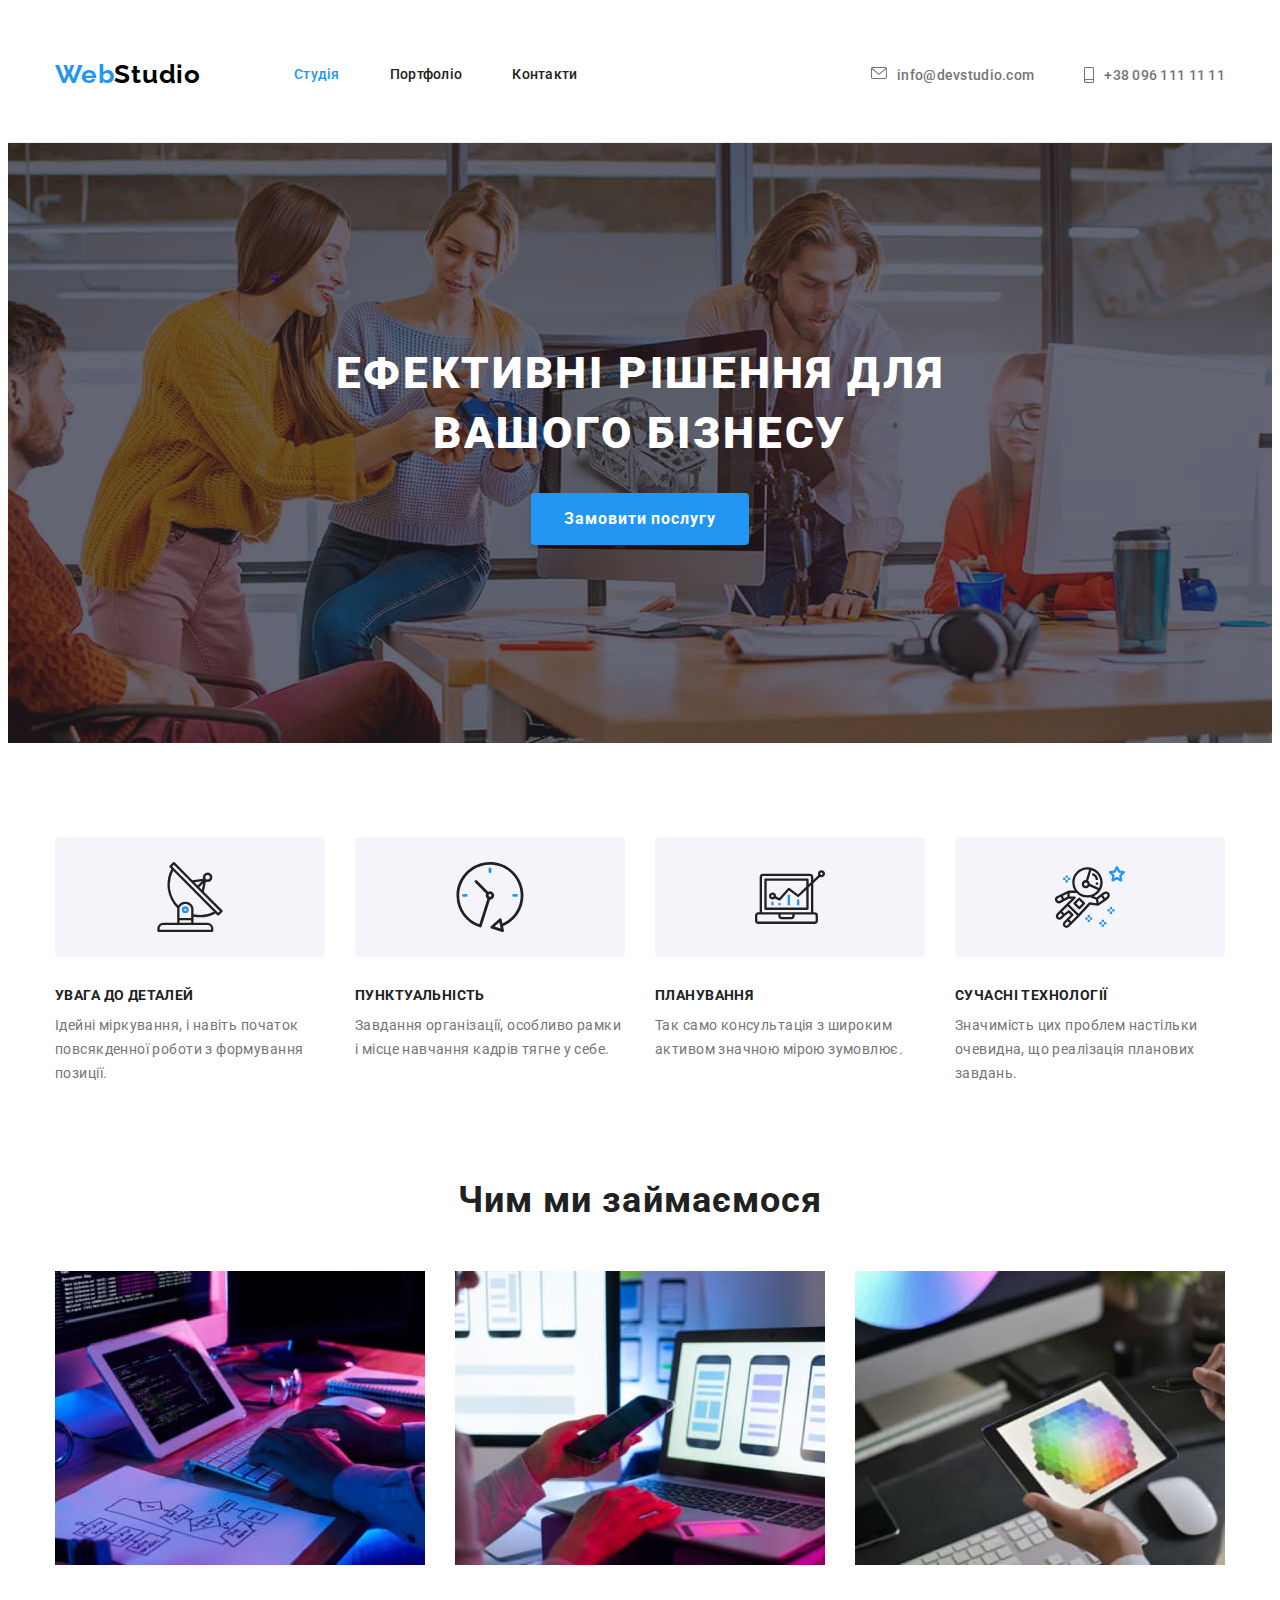
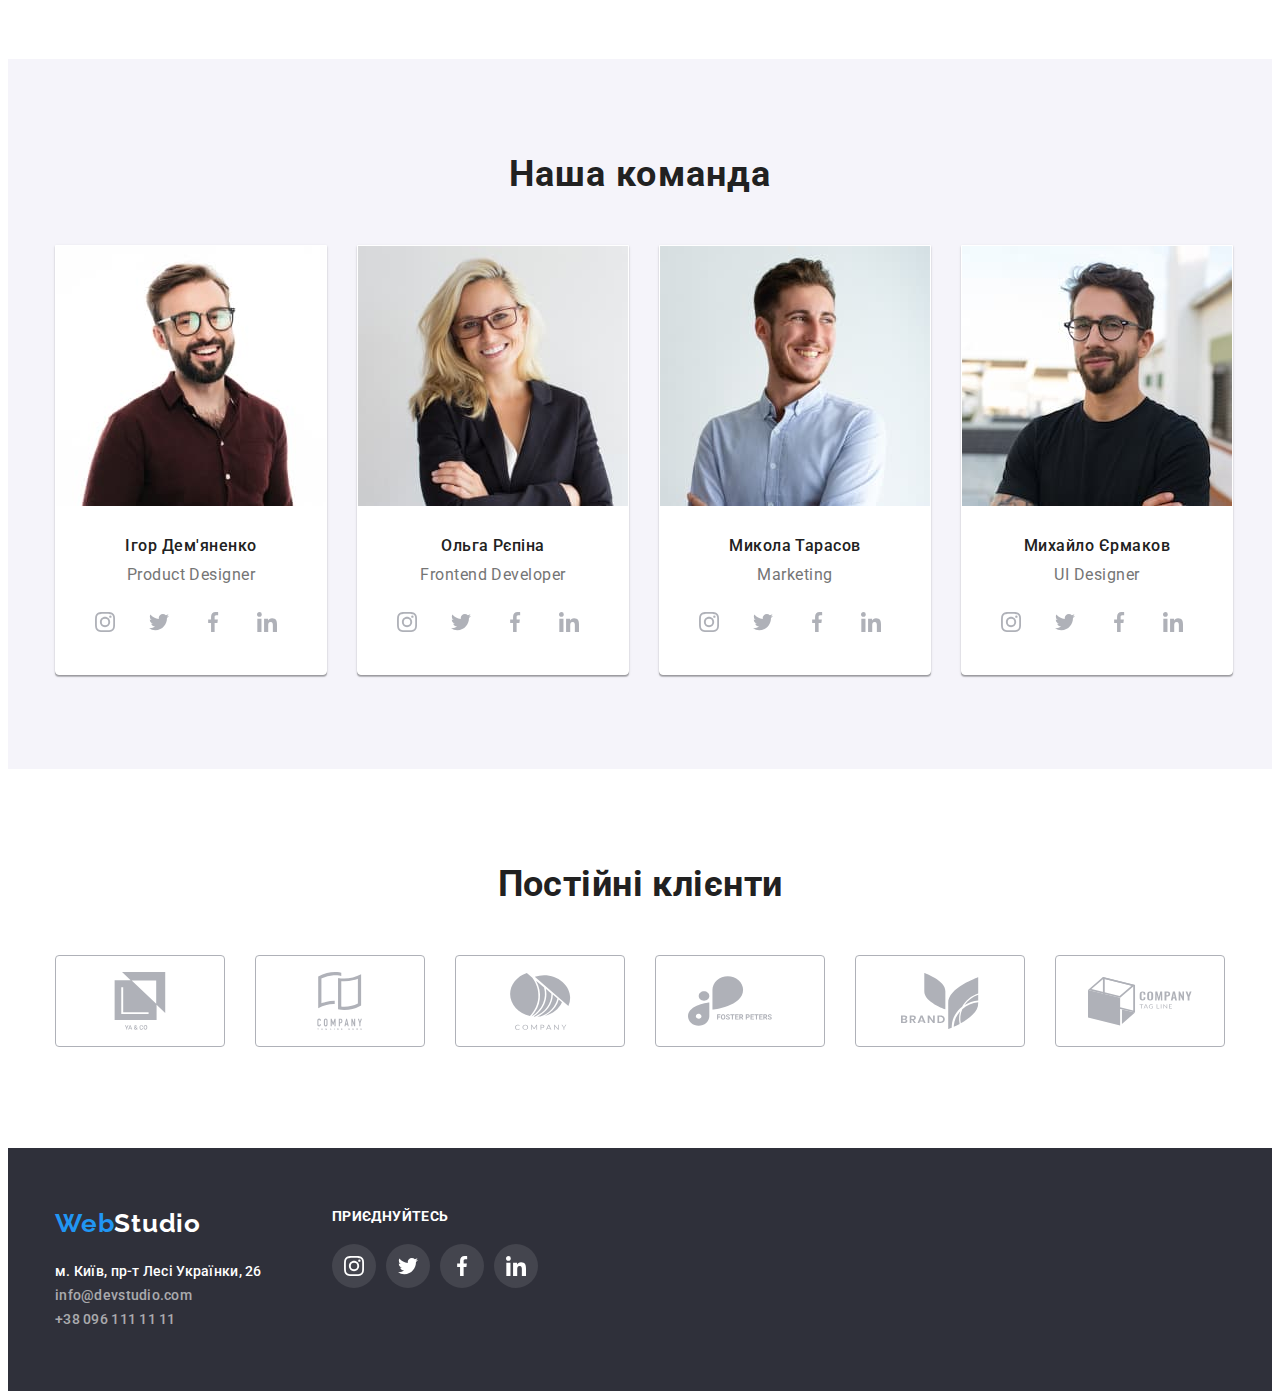
<file: index.html>
<!DOCTYPE html>
<html lang="uk">
   <head>
      <meta charset="UTF-8" />
      <meta http-equiv="X-UA-Compatible" content="IE=edge" />
      <meta name="viewport" content="width=device-width, initial-scale=1.0" />
      <title>Document</title>
      <link rel="preconnect" href="https://fonts.googleapis.com" />
      <link rel="preconnect" href="https://fonts.gstatic.com" crossorigin />
      <link
         href="https://fonts.googleapis.com/css2?family=Raleway:wght@700&family=Roboto:wght@400;500;700;900&display=swap"
         rel="stylesheet"
      />
      <link
         rel="stylesheet"
         href="https://cdnjs.cloudflare.com/ajax/libs/modern-normalize/1.1.0/modern-normalize.min.css"
         integrity="sha512-wpPYUAdjBVSE4KJnH1VR1HeZfpl1ub8YT/NKx4PuQ5NmX2tKuGu6U/JRp5y+Y8XG2tV+wKQpNHVUX03MfMFn9Q=="
         crossorigin="anonymous"
         referrerpolicy="no-referrer"
      />
      <link rel="stylesheet" href="./css/styles.css" />
   </head>

   <body class="body-page">
      <header class="header-style">
         <!-- Основна навігація -->
         <div class="conteiner main-nav">
            <nav class="main-nav">
               <a href="/" class="logo link"
                  >Web<span class="logo-end-header">Studio</span></a
               >

               <ul class="site-nav list">
                  <li class="item">
                     <a href="./index.html" class="link current">Студія</a>
                  </li>
                  <li class="item">
                     <a href="./portfolio.html" class="link">Портфоліо</a>
                  </li>
                  <li class="item">
                     <a href="#" class="link">Контакти</a>
                  </li>
               </ul>
            </nav>

            <ul class="contact-nav list">
               <li class="item">
                  <div>
                     <a
                        href="mailto:info@devstudio.com"
                        class="contact-info link"
                     >
                        <div class="contact-way">
                           <svg class="mail-icon">
                              <use
                                 href="./images/symbol-defs.svg#icon-envelope"
                              ></use>
                           </svg>
                        </div>
                        info@devstudio.com</a
                     >
                  </div>
               </li>

               <li class="item">
                  <!-- <div class="contact-way">
                     <svg class="phone-icon">
                        <use
                           href="./images/symbol-defs.svg#icon-smartphone"
                        ></use>
                     </svg>
                  </div> -->
                  <div>
                     <a href="tel:+380961111111" class="contact-info link">
                        <div class="contact-way">
                           <svg class="phone-icon">
                              <use
                                 href="./images/symbol-defs.svg#icon-smartphone"
                              ></use>
                           </svg>
                        </div>
                        +38 096 111 11 11</a
                     >
                  </div>
               </li>
            </ul>
         </div>
      </header>

      <main>
         <!-- Hero -->
         <section class="hero overlay-hero">
            <div class="conteiner">
               <h1 class="hero-title">Ефективні рішення для вашого бізнесу</h1>
               <div class="button-position">
                  <button type="button" class="hero-button">
                     Замовити послугу
                  </button>
               </div>
            </div>
         </section>
         <!-- Особливості -->
         <section class="feature">
            <div class="conteiner">
               <h2 class="visualy-hidden">Особливості</h2>
               <ul class="feature-list list link">
                  <li class="item">
                     <div class="feature-item">
                        <svg class="feature-icon">
                           <use
                              href="./images/symbol-defs.svg#icon-antenna"
                           ></use>
                        </svg>
                     </div>
                     <h3 class="feature-title">УВАГА ДО ДЕТАЛЕЙ</h3>
                     <p class="feature-text">
                        Ідейні міркування, і навіть початок повсякденної роботи
                        з формування позиції.
                     </p>
                  </li>
                  <li class="item">
                     <div class="feature-item">
                        <svg class="feature-icon">
                           <use
                              href="./images/symbol-defs.svg#icon-clock"
                           ></use>
                        </svg>
                     </div>
                     <h3 class="feature-title">ПУНКТУАЛЬНІСТЬ</h3>
                     <p class="feature-text">
                        Завдання організації, особливо рамки і місце навчання
                        кадрів тягне у себе.
                     </p>
                  </li>
                  <li class="item">
                     <div class="feature-item">
                        <svg class="feature-icon">
                           <use
                              href="./images/symbol-defs.svg#icon-diagram"
                           ></use>
                        </svg>
                     </div>
                     <h3 class="feature-title">ПЛАНУВАННЯ</h3>
                     <p class="feature-text">
                        Так само консультація з широким активом значною мірою
                        зумовлює.
                     </p>
                  </li>
                  <li class="item">
                     <div class="feature-item">
                        <svg class="feature-icon">
                           <use
                              href="./images/symbol-defs.svg#icon-astronaut"
                           ></use>
                        </svg>
                     </div>
                     <h3 class="feature-title">СУЧАСНІ ТЕХНОЛОГІЇ</h3>
                     <p class="feature-text">
                        Значимість цих проблем настільки очевидна, що реалізація
                        планових завдань.
                     </p>
                  </li>
               </ul>
            </div>
         </section>

         <!-- Чим ми займаємось -->
         <section class="cases">
            <div class="conteiner">
               <h2 class="cases-title">Чим ми займаємося</h2>
               <ul class="our-cases list">
                  <li class="item">
                     <img
                        class="pic"
                        src="./images/box1.jpg"
                        alt="руки на клавіатурі"
                        width="370"
                     />
                  </li>
                  <li class="item">
                     <img
                        class="pic"
                        src="./images/box2.jpg"
                        alt="руки зі смартфоном"
                        width="370"
                     />
                  </li>
                  <li class="item">
                     <img
                        class="pic"
                        src="./images/box3.jpg"
                        alt="руки з планшетом"
                        width="370"
                     />
                  </li>
               </ul>
            </div>
         </section>

         <!-- Наша команда -->
         <section class="team">
            <div class="conteiner">
               <h2 class="team-title">Наша команда</h2>
               <ul class="our-team list">
                  <li class="item">
                     <img
                        class="pic"
                        src="./images/img1.jpg"
                        alt="Ігор Дем'яненко"
                        width="270"
                     />
                     <h3 class="worker-name">Ігор Дем'яненко</h3>
                     <p class="worker-profession">Product Designer</p>
                     <ul class="team-social-list list">
                        <li>
                           <a href="#" class="team-social-item link">
                              <svg class="social-icon-style">
                                 <use
                                    href="./images/symbol-defs.svg#icon-instagram"
                                    width="20"
                                    height=" 20"
                                 ></use>
                              </svg>
                           </a>
                        </li>
                        <li>
                           <a href="#" class="team-social-item link">
                              <svg class="social-icon-style">
                                 <use
                                    href="./images/symbol-defs.svg#icon-twitter"
                                    width="20"
                                    height=" 20"
                                 ></use>
                              </svg>
                           </a>
                        </li>
                        <li>
                           <a href="#" class="team-social-item link">
                              <svg class="social-icon-style">
                                 <use
                                    href="./images/symbol-defs.svg#icon-facebook"
                                    width="20"
                                    height=" 20"
                                 ></use>
                              </svg>
                           </a>
                        </li>
                        <li>
                           <a href="#" class="team-social-item link">
                              <svg class="social-icon-style">
                                 <use
                                    href="./images/symbol-defs.svg#icon-linkedin"
                                    width="20"
                                    height=" 20"
                                 ></use>
                              </svg>
                           </a>
                        </li>
                     </ul>
                  </li>
                  <li class="item">
                     <img
                        class="pic"
                        src="./images/img2.jpg"
                        alt="Ольга Рєпіна"
                        width="270"
                     />
                     <h3 class="worker-name">Ольга Рєпіна</h3>
                     <p class="worker-profession">Frontend Developer</p>
                     <ul class="team-social-list list">
                        <li>
                           <a href="#" class="team-social-item link">
                              <svg class="social-icon-style">
                                 <use
                                    href="./images/symbol-defs.svg#icon-instagram"
                                    width="20"
                                    height=" 20"
                                 ></use>
                              </svg>
                           </a>
                        </li>
                        <li>
                           <a href="#" class="team-social-item link">
                              <svg class="social-icon-style">
                                 <use
                                    href="./images/symbol-defs.svg#icon-twitter"
                                    width="20"
                                    height=" 20"
                                 ></use>
                              </svg>
                           </a>
                        </li>
                        <li>
                           <a href="#" class="team-social-item link">
                              <svg class="social-icon-style">
                                 <use
                                    href="./images/symbol-defs.svg#icon-facebook"
                                    width="20"
                                    height=" 20"
                                 ></use>
                              </svg>
                           </a>
                        </li>
                        <li>
                           <a href="#" class="team-social-item link">
                              <svg class="social-icon-style">
                                 <use
                                    href="./images/symbol-defs.svg#icon-linkedin"
                                    width="20"
                                    height=" 20"
                                 ></use>
                              </svg>
                           </a>
                        </li>
                     </ul>
                  </li>
                  <li class="item">
                     <img
                        class="pic"
                        src="./images/img3.jpg"
                        alt="Микола Тарасов"
                        width="270"
                     />
                     <h3 class="worker-name">Микола Тарасов</h3>
                     <p class="worker-profession">Marketing</p>
                     <ul class="team-social-list list">
                        <li>
                           <a href="#" class="team-social-item link">
                              <svg class="social-icon-style">
                                 <use
                                    href="./images/symbol-defs.svg#icon-instagram"
                                    width="20"
                                    height=" 20"
                                 ></use>
                              </svg>
                           </a>
                        </li>
                        <li>
                           <a href="#" class="team-social-item link">
                              <svg class="social-icon-style">
                                 <use
                                    href="./images/symbol-defs.svg#icon-twitter"
                                    width="20"
                                    height=" 20"
                                 ></use>
                              </svg>
                           </a>
                        </li>
                        <li>
                           <a href="#" class="team-social-item link">
                              <svg class="social-icon-style">
                                 <use
                                    href="./images/symbol-defs.svg#icon-facebook"
                                    width="20"
                                    height=" 20"
                                 ></use>
                              </svg>
                           </a>
                        </li>
                        <li>
                           <a href="#" class="team-social-item link">
                              <svg class="social-icon-style">
                                 <use
                                    href="./images/symbol-defs.svg#icon-linkedin"
                                    width="20"
                                    height=" 20"
                                 ></use>
                              </svg>
                           </a>
                        </li>
                     </ul>
                  </li>
                  <li class="item">
                     <img
                        class="pic"
                        src="./images/img4.jpg"
                        alt="Михайло Єрмаков"
                        width="270"
                     />
                     <h3 class="worker-name">Михайло Єрмаков</h3>
                     <p class="worker-profession">UI Designer</p>
                     <ul class="team-social-list list">
                        <li>
                           <a href="#" class="team-social-item link">
                              <svg class="social-icon-style">
                                 <use
                                    href="./images/symbol-defs.svg#icon-instagram"
                                    width="20"
                                    height=" 20"
                                 ></use>
                              </svg>
                           </a>
                        </li>
                        <li>
                           <a href="#" class="team-social-item link">
                              <svg class="social-icon-style">
                                 <use
                                    href="./images/symbol-defs.svg#icon-twitter"
                                    width="20"
                                    height=" 20"
                                 ></use>
                              </svg>
                           </a>
                        </li>
                        <li>
                           <a href="#" class="team-social-item link">
                              <svg class="social-icon-style">
                                 <use
                                    href="./images/symbol-defs.svg#icon-facebook"
                                    width="20"
                                    height=" 20"
                                 ></use>
                              </svg>
                           </a>
                        </li>
                        <li>
                           <a href="#" class="team-social-item link">
                              <svg class="social-icon-style">
                                 <use
                                    href="./images/symbol-defs.svg#icon-linkedin"
                                    width="20"
                                    height=" 20"
                                 ></use>
                              </svg>
                           </a>
                        </li>
                     </ul>
                  </li>
               </ul>
            </div>
         </section>
         <!-- Постійні клієнти -->
         <section class="our-clients">
            <div class="conteiner">
               <h2 class="our-clients-title">Постійні клієнти</h2>
               <ul class="our-clients-list list">
                  <li class="our-client-items">
                     <a href="#">
                        <svg class="our-clients-logo">
                           <use
                              href="./images/symbol-defs.svg#icon-client1"
                           ></use>
                        </svg>
                     </a>
                  </li>
                  <li class="our-client-items">
                     <a href="#">
                        <svg class="our-clients-logo">
                           <use
                              href="./images/symbol-defs.svg#icon-client2"
                           ></use>
                        </svg>
                     </a>
                  </li>
                  <li class="our-client-items">
                     <a href="#">
                        <svg class="our-clients-logo">
                           <use
                              href="./images/symbol-defs.svg#icon-client3"
                           ></use>
                        </svg>
                     </a>
                  </li>
                  <li class="our-client-items">
                     <a href="#">
                        <svg class="our-clients-logo">
                           <use
                              href="./images/symbol-defs.svg#icon-client4"
                           ></use>
                        </svg>
                     </a>
                  </li>
                  <li class="our-client-items">
                     <a href="#">
                        <svg class="our-clients-logo">
                           <use
                              href="./images/symbol-defs.svg#icon-client5"
                           ></use>
                        </svg>
                     </a>
                  </li>
                  <li class="our-client-items">
                     <a href="#">
                        <svg class="our-clients-logo">
                           <use
                              href="./images/symbol-defs.svg#icon-client6"
                           ></use>
                        </svg>
                     </a>
                  </li>
               </ul>
            </div>
         </section>
      </main>

      <footer class="footer">
         <div class="conteiner">
            <div class="footer-content">
               <div>
                  <div class="logo-position">
                     <a href="/" class="logo link"
                        >Web<span class="logo-end-footer">Studio</span></a
                     >
                  </div>
                  <address class="contact-nav">
                     <ul class="list">
                        <li>
                           <a
                              href="https://goo.gl/maps/HGfggYdq6uxmMYeL7"
                              target="_blank"
                              rel="noreferrer noopener nofollow"
                              class="address link"
                              >м. Київ, пр-т Лесі Українки, 26</a
                           >
                        </li>
                        <li>
                           <a href="mailto:info@devstudio.com" class="mail link"
                              >info@devstudio.com</a
                           >
                        </li>
                        <li>
                           <a href="tel:+380961111111" class="tel link"
                              >+38 096 111 11 11</a
                           >
                        </li>
                     </ul>
                  </address>
               </div>

               <div class="join">
                  <div>
                     <h2 class="join-title">Приєднуйтесь</h2>
                     <ul class="team-social-list list">
                        <li>
                           <a href="#" class="team-social-item reverse link">
                              <svg class="social-icon-style">
                                 <use
                                    href="./images/symbol-defs.svg#icon-instagram"
                                    width="20"
                                    height=" 20"
                                 ></use>
                              </svg>
                           </a>
                        </li>
                        <li>
                           <a href="#" class="team-social-item reverse link">
                              <svg class="social-icon-style">
                                 <use
                                    href="./images/symbol-defs.svg#icon-twitter"
                                    width="20"
                                    height=" 20"
                                 ></use>
                              </svg>
                           </a>
                        </li>
                        <li>
                           <a href="#" class="team-social-item reverse link">
                              <svg class="social-icon-style">
                                 <use
                                    href="./images/symbol-defs.svg#icon-facebook"
                                    width="20"
                                    height=" 20"
                                 ></use>
                              </svg>
                           </a>
                        </li>
                        <li>
                           <a href="#" class="team-social-item reverse link">
                              <svg class="social-icon-style">
                                 <use
                                    href="./images/symbol-defs.svg#icon-linkedin"
                                    width="20"
                                    height=" 20"
                                 ></use>
                              </svg>
                           </a>
                        </li>
                     </ul>
                  </div>
               </div>
            </div>
         </div>
      </footer>
   </body>
</html>
</file>
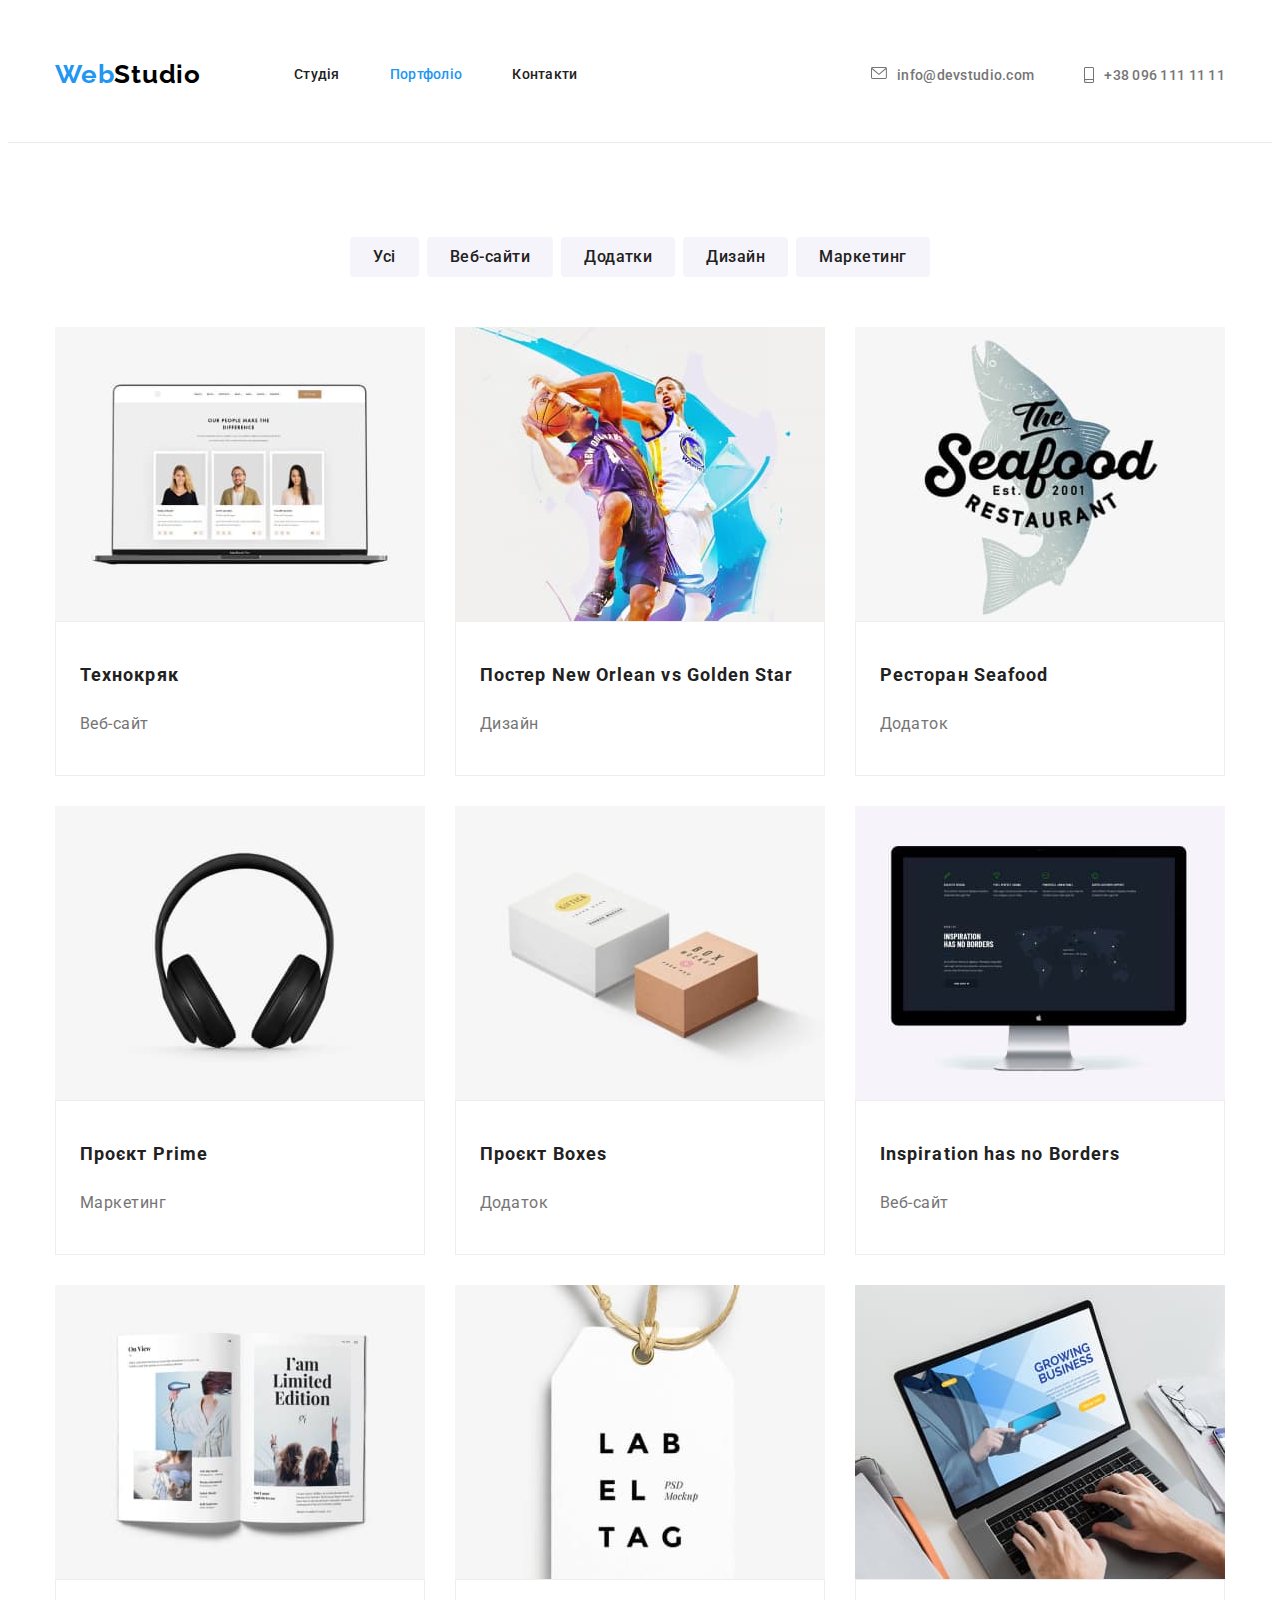
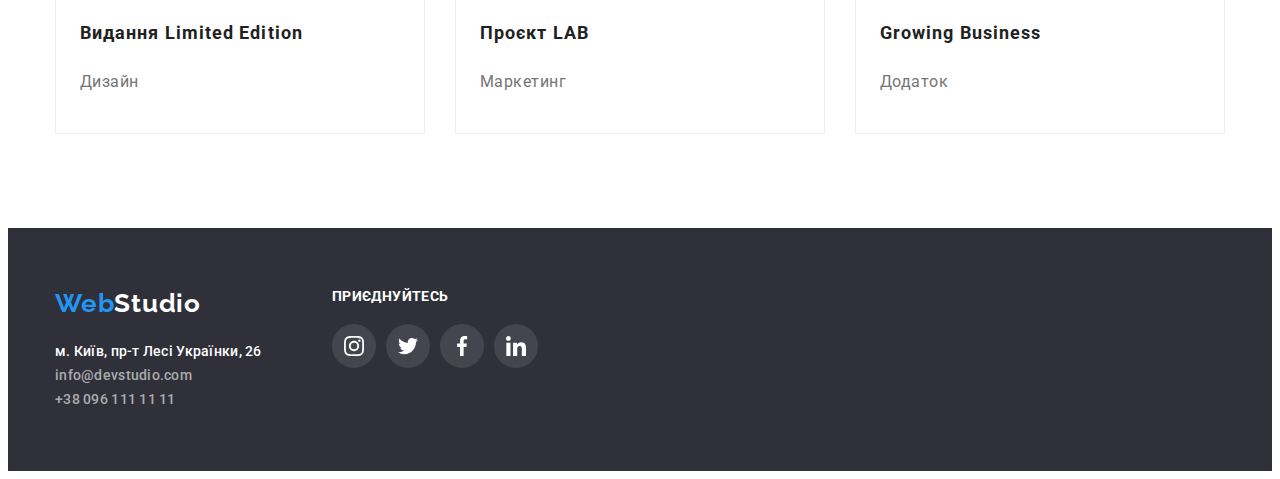
<file: portfolio.html>
<!DOCTYPE html>
<html lang="uk">
   <head>
      <meta charset="UTF-8" />
      <meta http-equiv="X-UA-Compatible" content="IE=edge" />
      <meta name="viewport" content="width=device-width, initial-scale=1.0" />
      <title>Document</title>
      <link rel="preconnect" href="https://fonts.googleapis.com" />
      <link rel="preconnect" href="https://fonts.gstatic.com" crossorigin />
      <link
         href="https://fonts.googleapis.com/css2?family=Raleway:wght@700&family=Roboto:wght@400;500;700;900&display=swap"
         rel="stylesheet"
      />
      <link
         rel="stylesheet"
         href="https://cdnjs.cloudflare.com/ajax/libs/modern-normalize/1.1.0/modern-normalize.min.css"
         integrity="sha512-wpPYUAdjBVSE4KJnH1VR1HeZfpl1ub8YT/NKx4PuQ5NmX2tKuGu6U/JRp5y+Y8XG2tV+wKQpNHVUX03MfMFn9Q=="
         crossorigin="anonymous"
         referrerpolicy="no-referrer"
      />
      <link rel="stylesheet" href="./css/styles.css" />
   </head>

   <body class="body-page">
      <header class="header-style">
         <!-- Основна навігація -->
         <div class="conteiner main-nav">
            <nav class="main-nav">
               <a href="/" class="logo link"
                  >Web<span class="logo-end-header">Studio</span></a
               >

               <ul class="site-nav list">
                  <li class="item">
                     <a href="./index.html" class="link">Студія</a>
                  </li>
                  <li class="item">
                     <a href="./portfolio.html" class="link current"
                        >Портфоліо</a
                     >
                  </li>
                  <li class="item">
                     <a href="#" class="link">Контакти</a>
                  </li>
               </ul>
            </nav>

            <ul class="contact-nav list">
               <li class="item">
                  <div>
                     <a
                        href="mailto:info@devstudio.com"
                        class="contact-info link"
                     >
                        <div class="contact-way">
                           <svg class="mail-icon">
                              <use
                                 href="./images/symbol-defs.svg#icon-envelope"
                              ></use>
                           </svg>
                        </div>
                        info@devstudio.com</a
                     >
                  </div>
               </li>

               <li class="item">
                  <div>
                     <a href="tel:+380961111111" class="contact-info link">
                        <div class="contact-way">
                           <svg class="phone-icon">
                              <use
                                 href="./images/symbol-defs.svg#icon-smartphone"
                              ></use>
                           </svg>
                        </div>
                        +38 096 111 11 11</a
                     >
                  </div>
               </li>
            </ul>
         </div>
      </header>

      <main>
         <!-- Портфоліо -->

         <section class="portfolio">
            <h1 class="visualy-hidden">Портфоліо</h1>

            <!-- Фільтр -->
            <ul class="filter-nav list">
               <li class="item">
                  <button type="button" class="filter-button">Усі</button>
               </li>
               <li class="item">
                  <button type="button" class="filter-button">Веб-сайти</button>
               </li>
               <li class="item">
                  <button type="button" class="filter-button">Додатки</button>
               </li>
               <li class="item">
                  <button type="button" class="filter-button">Дизайн</button>
               </li>
               <li class="item">
                  <button type="button" class="filter-button">Маркетинг</button>
               </li>
            </ul>

            <ul class="portfolio-container list link">
               <li class="item">
                  <a href="#" class="link">
                     <img
                        class="pic"
                        src="./images/tehnokryak.jpg"
                        alt="Співробітники компанії"
                        width="370"
                     />
                     <div class="item-content">
                        <h2 class="portfolio-title">Технокряк</h2>
                        <p class="portfolio-text">Веб-сайт</p>
                     </div>
                  </a>
               </li>
               <li class="item">
                  <a href="#" class="link">
                     <img
                        class="pic"
                        src="./images/poster.jpg"
                        alt="Два баскетболисти"
                        width="370"
                     />
                     <div class="item-content">
                        <h2 class="portfolio-title">
                           Постер New Orlean vs Golden Star
                        </h2>
                        <p class="portfolio-text">Дизайн</p>
                     </div>
                  </a>
               </li>
               <li class="item">
                  <a href="#" class="link">
                     <img
                        class="pic"
                        src="./images/restoran.jpg"
                        alt="Логотип ресторану"
                        width="370"
                     />
                     <div class="item-content">
                        <h2 class="portfolio-title">Ресторан Seafood</h2>
                        <p class="portfolio-text">Додаток</p>
                     </div>
                  </a>
               </li>
               <li class="item">
                  <a href="#" class="link">
                     <img
                        class="pic"
                        src="./images/project1.jpg"
                        alt="Навушники"
                        width="370"
                     />
                     <div class="item-content">
                        <h2 class="portfolio-title">Проєкт Prime</h2>
                        <p class="portfolio-text">Маркетинг</p>
                     </div>
                  </a>
               </li>
               <li class="item">
                  <a href="#" class="link">
                     <img
                        class="pic"
                        src="./images/project2.jpg"
                        alt="Дві коробки"
                        width="370"
                     />
                     <div class="item-content">
                        <h2 class="portfolio-title">Проєкт Boxes</h2>
                        <p class="portfolio-text">Додаток</p>
                     </div>
                  </a>
               </li>
               <li class="item">
                  <a href="#" class="link">
                     <img
                        class="pic"
                        src="./images/inspiration.jpg"
                        alt="Монітор компьютера"
                        width="370"
                     />
                     <div class="item-content">
                        <h2 class="portfolio-title">
                           Inspiration has no Borders
                        </h2>
                        <p class="portfolio-text">Веб-сайт</p>
                     </div>
                  </a>
               </li>
               <li class="item">
                  <a href="#" class="link">
                     <img
                        class="pic"
                        src="./images/edition.jpg"
                        alt="Розворот журналу"
                        width="370"
                     />
                     <div class="item-content">
                        <h2 class="portfolio-title">Видання Limited Edition</h2>
                        <p class="portfolio-text">Дизайн</p>
                     </div>
                  </a>
               </li>
               <li class="item">
                  <a href="#" class="link">
                     <img
                        class="pic"
                        src="./images/project3.jpg"
                        alt="Бірка від одягу"
                        width="370"
                     />
                     <div class="item-content">
                        <h2 class="portfolio-title">Проєкт LAB</h2>
                        <p class="portfolio-text">Маркетинг</p>
                     </div>
                  </a>
               </li>
               <li class="item">
                  <a href="#" class="link">
                     <img
                        class="pic"
                        src="./images/bussiness.jpg"
                        alt="Людина друкує на клавіатурі ноутбука"
                     />
                     <div class="item-content">
                        <h2 class="portfolio-title">Growing Business</h2>
                        <p class="portfolio-text">Додаток</p>
                     </div>
                  </a>
               </li>
            </ul>
         </section>
      </main>

      <footer class="footer">
         <div class="conteiner">
            <div class="footer-content">
               <div>
                  <div class="logo-position">
                     <a href="/" class="logo link"
                        >Web<span class="logo-end-footer">Studio</span></a
                     >
                  </div>
                  <address class="contact-nav">
                     <ul class="list">
                        <li>
                           <a
                              href="https://goo.gl/maps/HGfggYdq6uxmMYeL7"
                              target="_blank"
                              rel="noreferrer noopener nofollow"
                              class="address link"
                              >м. Київ, пр-т Лесі Українки, 26</a
                           >
                        </li>
                        <li>
                           <a href="mailto:info@devstudio.com" class="mail link"
                              >info@devstudio.com</a
                           >
                        </li>
                        <li>
                           <a href="tel:+380961111111" class="tel link"
                              >+38 096 111 11 11</a
                           >
                        </li>
                     </ul>
                  </address>
               </div>

               <div class="join">
                  <div>
                     <h2 class="join-title">Приєднуйтесь</h2>
                     <ul class="team-social-list list">
                        <li>
                           <a href="#" class="team-social-item reverse link">
                              <svg class="social-icon-style">
                                 <use
                                    href="./images/symbol-defs.svg#icon-instagram"
                                    width="20"
                                    height=" 20"
                                 ></use>
                              </svg>
                           </a>
                        </li>
                        <li>
                           <a href="#" class="team-social-item reverse link">
                              <svg class="social-icon-style">
                                 <use
                                    href="./images/symbol-defs.svg#icon-twitter"
                                    width="20"
                                    height=" 20"
                                 ></use>
                              </svg>
                           </a>
                        </li>
                        <li>
                           <a href="#" class="team-social-item reverse link">
                              <svg class="social-icon-style">
                                 <use
                                    href="./images/symbol-defs.svg#icon-facebook"
                                    width="20"
                                    height=" 20"
                                 ></use>
                              </svg>
                           </a>
                        </li>
                        <li>
                           <a href="#" class="team-social-item reverse link">
                              <svg class="social-icon-style">
                                 <use
                                    href="./images/symbol-defs.svg#icon-linkedin"
                                    width="20"
                                    height=" 20"
                                 ></use>
                              </svg>
                           </a>
                        </li>
                     </ul>
                  </div>
               </div>
            </div>
         </div>
      </footer>
   </body>
</html>
</file>
<file: css/styles.css>
html {
   box-sizing: border-box;
}
*,
*::before,
*::after {
   box-sizing: inherit;
}

/* Змінні */
:root {
   --primary-white-color: #ffffff;
   --primary-text-color: #757575;
   --title-text-color: #212121;
   --accent-color: #2196f3;
}
/* Body стилі */
.body-page {
   background-color: var(--primary-white-color);
   color: var(--primary-text-color);
   font-family: "Roboto", sans-serif;
   font-style: normal;
   font-weight: 400;
   font-size: 14px;
   line-height: calc(24 / 14);
   letter-spacing: 0.03em;
}

/* загальні стилі */
.link {
   text-decoration: none;
}
.list {
   list-style: none;
   padding: 0;
   margin: 0;
}
.visualy-hidden {
   visibility: hidden;
   margin: 0;
   font-size: 0;
}

/* Основна навігація */
.header-style {
   border-bottom: 1px solid #ececec;
}
.site-nav {
   display: flex;
   margin-left: 93px;
}
.site-nav .item {
   margin-right: 50px;
}
.site-nav .item:last-child {
   margin-right: 0;
}
.site-nav .link {
   display: block;
   padding-top: 10px;
   padding-bottom: 10px;
   color: var(--title-text-color);
   font-family: "Roboto", sans-serif;
   font-style: normal;
   font-weight: 500;
   font-size: 14px;
   line-height: calc(16 / 14);
   letter-spacing: 0.02em;
}
.site-nav .link:hover,
.site-nav .link:focus {
   color: var(--accent-color);
}
.site-nav .link.current {
   color: var(--accent-color);
}
.contact-nav {
   display: flex;
   margin-left: auto;
}
.contact-nav .item + .item {
   margin-left: 50px;
}
.main-nav {
   display: flex;
   align-items: center;
   padding-top: 24px;
   padding-bottom: 25px;
}
.logo {
   color: var(--accent-color);
   font-family: "Raleway", sans-serif;
   font-style: normal;
   font-weight: 700;
   font-size: 26px;
   line-height: calc(31 / 26);
   letter-spacing: 0.03em;
}
.logo-end-header {
   color: #000000;
}

.contact-nav .link {
   color: var(--primary-text-color);
   font-family: "Roboto", sans-serif;
   font-style: normal;
   font-weight: 500;
   font-size: 14px;
   line-height: calc(16 / 14);
   letter-spacing: 0.02em;
}
.contact-nav .link:hover,
.contact-nav .link:focus {
   color: var(--accent-color);
}
.contact-nav .item {
   display: flex;
}
.contact-way {
   display: flex;
}
.contact-info {
   display: flex;
}

.mail-icon {
   width: 16px;
   height: 12px;
   align-items: center;
   margin-right: 10px;
   fill: currentColor;
}

.phone-icon {
   width: 10px;
   height: 16px;
   align-items: center;
   margin-right: 10px;
   fill: currentColor;
}

/* conteiner */
.conteiner {
   width: 1200px;
   padding-left: 15px;
   padding-right: 15px;
   margin-left: auto;
   margin-right: auto;
}

/* hero */
.hero {
   background-color: #c4c4c4;
   text-align: center;
}
.overlay-hero {
   height: 600px;
   max-width: 1600px;
   margin-left: auto;
   margin-right: auto;

   background-image: linear-gradient(
         to right,
         rgba(47, 48, 58, 0.4),
         rgba(47, 48, 58, 0.4)
      ),
      url(../images/hero.jpg);
   background-position: center;
}
.hero-title {
   margin-left: auto;
   margin-right: auto;
   margin-top: 0;
   margin-bottom: 30px;
   padding-top: 200px;
   width: 696px;
   color: var(--primary-white-color);
   font-family: "Roboto", sans-serif;
   font-style: normal;
   font-weight: 900;
   font-size: 44px;
   line-height: calc(60 / 44);
   letter-spacing: 0.06em;
   text-transform: uppercase;
}
.hero-button {
   background-color: var(--accent-color);
   color: var(--primary-white-color);
   min-width: 216px;
   border-radius: 4px;
   padding: 10px 32px;
   border: 1px solid transparent;
   box-shadow: 0px 4px 4px rgba(0, 0, 0, 0.15);
   cursor: pointer;
   font-family: "Roboto", sans-serif;
   font-style: normal;
   font-weight: 700;
   font-size: 16px;
   line-height: calc(30 / 16);
   display: inline-block;
   align-items: center;
   text-align: center;
   letter-spacing: 0.06em;
}
.button-position {
   padding-bottom: 200px;
}

/* section index*/
/* features */

.feature-list {
   display: flex;
}
.feature-item {
   width: 270px;
   height: 120px;
   margin-bottom: 30px;
   text-align: center;
   background-color: #f5f4fa;
   border-radius: 4px;
}
.feature-icon {
   width: 70px;
   height: 70px;
   margin-top: 25px;
}
.feature-list .item {
   width: 370px;
   margin-right: 30px;
   margin-bottom: 0;
}
.feature-list .item:nth-child(4n) {
   margin-right: 0;
}
.feature {
   padding-top: 94px;
}
.cases,
.team {
   padding-top: 94px;
   padding-bottom: 94px;
}
.feature-title {
   margin-top: 0;
   margin-bottom: 10px;
   color: var(--title-text-color);
   font-family: "Roboto", sans-serif;
   font-style: normal;
   font-weight: 700;
   font-size: 14px;
   line-height: calc(16 / 14);
   letter-spacing: 0.03em;
   text-transform: uppercase;
}
.feature-text {
   margin-top: 0;
   margin-bottom: 0;
   color: var(--primary-text-color);
   font-family: "Roboto", sans-serif;
   font-style: normal;
   font-weight: 400;
   font-size: 14px;
   line-height: calc(24 / 14);
   letter-spacing: 0.03em;
}

/* our cases */
.our-cases {
   display: flex;
}
.pic {
   display: block;
}
.our-cases .item {
   display: block;
   width: 370px;
   margin-right: 30px;
   margin-bottom: 0;
}
.our-cases .item:nth-child(3n) {
   margin-right: 0;
}
.cases-title,
.team-title {
   margin-top: 0;
   margin-bottom: 50px;
   color: var(--title-text-color);
   font-family: "Roboto", sans-serif;
   font-style: normal;
   font-weight: 700;
   font-size: 36px;
   line-height: calc(42 / 36);
   text-align: center;
   letter-spacing: 0.03em;
}
/* our team */
.team {
   background-color: #f5f4fa;
}
.our-team {
   display: flex;
}
.our-team .item {
   width: 370px;
   margin-right: 30px;
   margin-bottom: 0;
   border: 1px solid var(--primary-white-color);
   box-shadow: 0px 1px 3px rgba(0, 0, 0, 0.12), 0px 1px 1px rgba(0, 0, 0, 0.14),
      0px 2px 1px rgba(0, 0, 0, 0.2);
   border-radius: 0px 0px 4px 4px;
   background-color: var(--primary-white-color);
}
.our-team .item:nth-child(4n) {
   margin-right: 0;
}
.worker-name {
   margin-top: 30px;
   margin-bottom: 10px;
   color: var(--title-text-color);
   font-family: "Roboto", sans-serif;
   font-style: normal;
   font-weight: 500;
   font-size: 16px;
   line-height: calc(19 / 16);
   letter-spacing: 0.03em;
   text-align: center;
}
.worker-profession {
   margin-top: 0;
   margin-bottom: 16px;
   color: var(--primary-text-color);
   font-family: "Roboto", sans-serif;
   font-style: normal;
   font-weight: 400;
   font-size: 16px;
   line-height: calc(19 / 16);
   letter-spacing: 0.03em;
   text-align: center;
}
.team-social-list {
   display: flex;
   justify-content: center;
   align-items: center;
   height: 44px;
   margin-bottom: 30px;
}

.team-social-item {
   display: flex;
   align-items: center;
   padding: 12px 12px;
   width: 44px;
   height: 44px;
   border-radius: 50%;
   margin-right: 10px;
   color: #afb1b8;
}
.team-social-item:nth-child(4n) {
   margin-right: 0px;
}

.team-social-item:hover,
.team-social-item:focus {
   background-color: var(--accent-color);
   color: var(--primary-white-color);
}

.social-icon-style {
   fill: currentColor;
   width: 20px;
   height: 20px;
}

/* our clents */
.our-clients-title {
   text-align: center;
   margin-top: 94px;
   margin-bottom: 50px;
   color: var(--title-text-color);
   font-weight: 700;
   font-size: 36px;
   line-height: calc(42 / 36);
}
.our-clients-list {
   display: flex;
}

.our-client-items {
   margin-bottom: 94px;
}
.our-client-items:not(:last-child) {
   margin-right: 30px;
}

.our-clients-logo {
   width: 170px;
   height: 92px;
   padding: 16px 32px;
   fill: #afb1b8;
   border: 1px solid #afb1b8;
   border-radius: 4px;
}

.our-clients-logo:hover,
.our-clients-logo:focus {
   fill: var(--accent-color);
   border-color: var(--accent-color);
}

/* footer */
.footer {
   background-color: #2f303a;
   padding-top: 60px;
   padding-bottom: 60px;
}
.footer-content {
   display: flex;
}
.logo-position {
   margin-bottom: 20px;
}
.logo-end-footer {
   color: var(--primary-white-color);
}
.contact-nav {
   text-decoration: none;
   font-style: normal;
}
.contact-nav .address.link {
   color: var(--primary-white-color);
}
.address.link,
.mail.link {
   margin-bottom: 9px;
}
.contact-nav .tel.link,
.contact-nav .mail.link {
   color: rgba(255, 255, 255, 0.6);
}
.contact-nav .link:hover,
.contact-nav .link:focus {
   color: var(--accent-color);
}
.join {
   display: flex;
   width: 206px;
   height: 80px;
   margin-left: 70px;
}

.join-title {
   margin-top: 0;
   margin-bottom: 20px;
   color: var(--primary-white-color);
   font-weight: 700;
   font-size: 14px;
   line-height: calc(16 / 14);
   text-transform: uppercase;
}
.team-social-item.reverse {
   color: var(--primary-white-color);
   background-color: rgba(255, 255, 255, 0.1);
}
.team-social-item.reverse:hover,
.team-social-item.reverse:focus {
   background-color: var(--accent-color);
}

/* portfolio */
/* filter */
.filter-nav {
   display: flex;
   justify-content: center;
   margin-bottom: 50px;
}
.filter-button {
   display: inline-block;
   background-color: #f5f4fa;
   color: var(--title-text-color);
   border-radius: 4px;
   padding: 6px 22px;
   border: 1px solid transparent;
   cursor: pointer;
   font-family: "Roboto", sans-serif;
   font-style: normal;
   font-weight: 500;
   font-size: 16px;
   line-height: calc(26 / 16);
   text-align: center;
   letter-spacing: 0.03em;
}
.filter-nav .item {
   margin-right: 8px;
}
.filter-nav .item:last-child {
   margin-right: 0;
}

.filter-button:hover,
.filter-button:focus {
   background-color: var(--accent-color);
   color: var(--primary-white-color);
   box-shadow: 0px 3px 1px rgba(0, 0, 0, 0.1), 0px 1px 2px rgba(0, 0, 0, 0.08),
      0px 2px 2px rgba(0, 0, 0, 0.12);
}

/* section portfolio*/
.portfolio {
   width: 1200px;
   padding-top: 94px;
   padding-bottom: 94px;
   padding-left: 15px;
   padding-right: 15px;
   margin-left: auto;
   margin-right: auto;
}
.portfolio-container {
   display: flex;
   flex-wrap: wrap;
}
.portfolio-container .item {
   width: 370px;
   margin-right: 30px;
   margin-bottom: 30px;
}
.portfolio-container .item:nth-child(3n) {
   margin-right: 0;
}
.portfolio-container .item:nth-last-child(-n + 3) {
   margin-bottom: 0;
}
.portfolio-container .item:hover,
.portfolio-container .item:focus {
   box-shadow: 0px 1px 1px rgba(0, 0, 0, 0.12), 0px 4px 4px rgba(0, 0, 0, 0.06),
      1px 4px 6px rgba(0, 0, 0, 0.16);
}
.item-content {
   border: 1px solid rgba(238, 238, 238, 1);
   padding: 20px 24px;
}
.portfolio-title {
   color: var(--title-text-color);
   font-family: "Roboto", sans-serif;
   font-style: normal;
   font-weight: 700;
   font-size: 18px;
   line-height: calc(36 / 18);
   letter-spacing: 0.06em;
}
.portfolio-text {
   color: var(--primary-text-color);
   font-family: "Roboto", sans-serif;
   font-style: normal;
   font-weight: 400;
   font-size: 16px;
   line-height: calc(30 / 16);
   letter-spacing: 0.03em;
}
</file>
